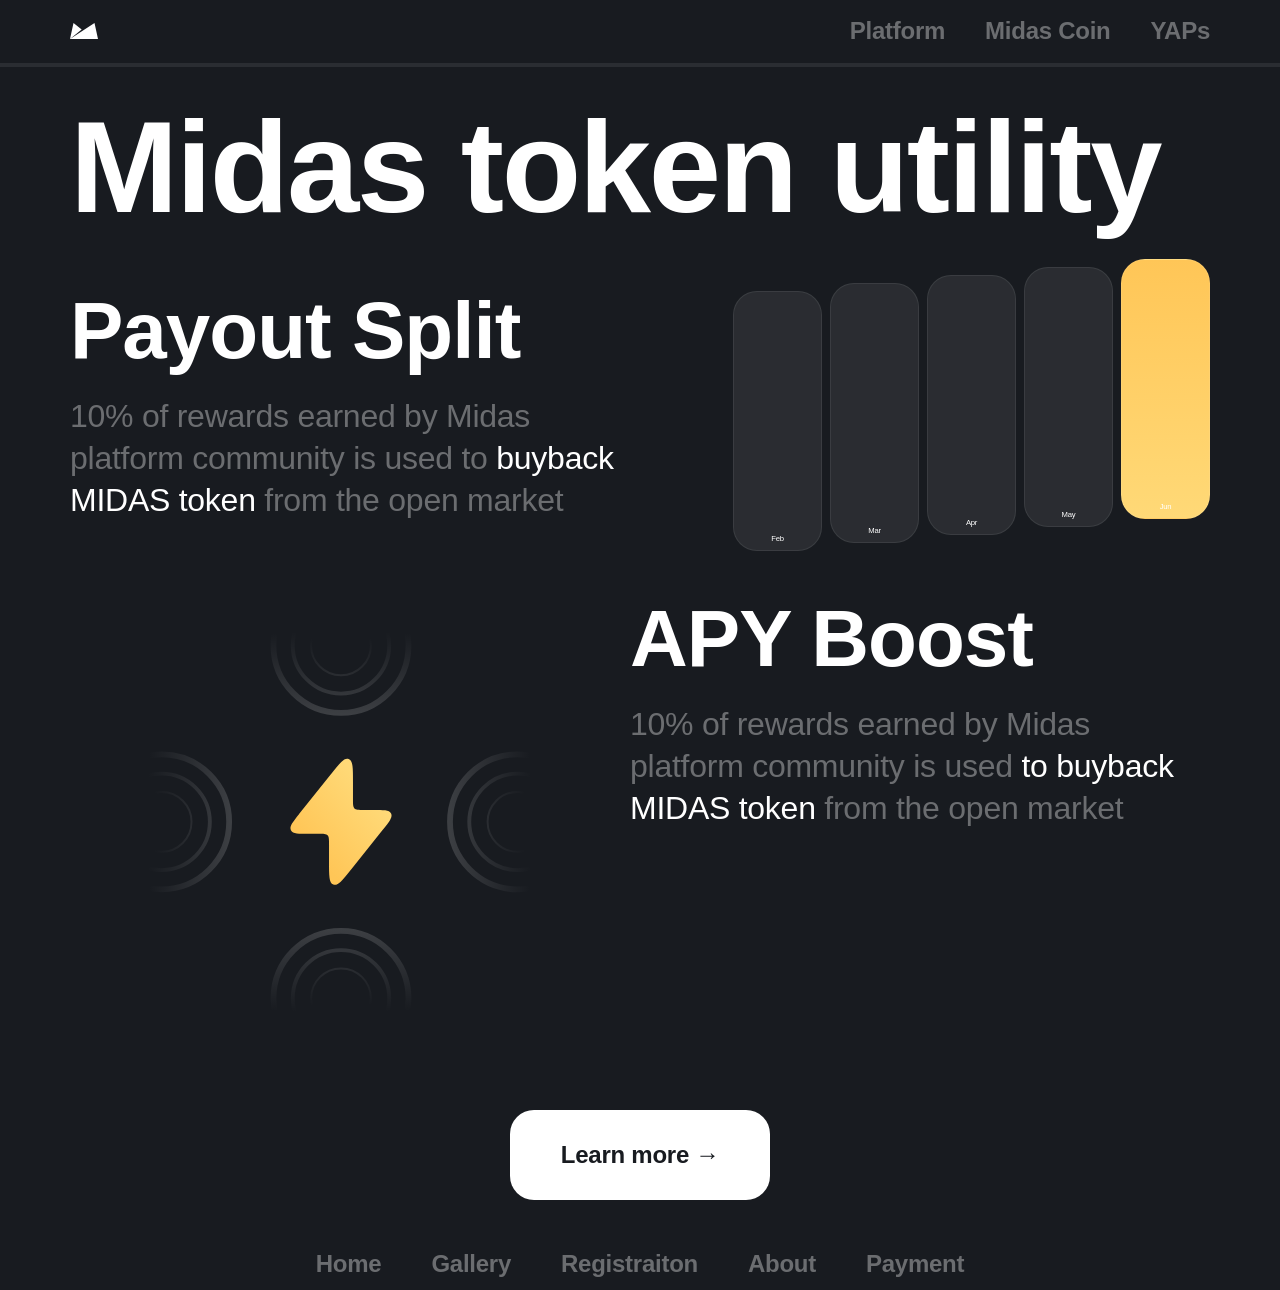
<file: index.html>
<!DOCTYPE html>
<html lang="en">

<head>
    <meta charset="UTF-8">
    <meta name="viewport" content="width=device-width, initial-scale=1.0">
    <title>Гнибеда А.Ю.</title>
    <link rel="stylesheet" href="styles/reset.css">
    <link rel="stylesheet" href="styles/main.css">
</head>

<body>
    <header>
        <!--wrapper - обертка для ограничения по ширине и центрирования-->
        <div class="wrapper wrapper-flex">
            <a href="index.html">
                <img src="images/Logo.svg" alt="Логотип Midas">
            </a>

            <!--Интерактивное бургер-меню-->
            <label class="burger" for="toogle">
                <span></span>
                <span></span>
                <span></span>
            </label>
            <input type="checkbox" id="toogle">

            <nav class="menu">
                <ul>
                    <li><a href="#">Platform</a></li>
                    <li><a href="#">Midas Coin</a></li>
                    <li><a href="#">YAPs</a></li>
                </ul>
            </nav>
        </div>
    </header>
    <main>
        <!--wrapper - обертка для ограничения по ширине и центрирования-->
        <div class="wrapper">
            <h1>Midas token utility</h1>
            <section id="utility">
                <!--Группировка элементов в блоки с целью перестроения-->
                <div class="utility-blocks">
                    <!--Колонки календаря-->
                    <ul class="chart">
                        <li class="chart-bar">
                            <p>Feb</p>
                        </li>
                        <li class="chart-bar">
                            <p>Mar</p>
                        </li>
                        <li class="chart-bar">
                            <p>Apr</p>
                        </li>
                        <li class="chart-bar">
                            <p>May</p>
                        </li>
                        <li class="chart-bar chart-bar-active">
                            <p>Jun</p>
                        </li>
                    </ul>
                    <div class="split-blocks">
                        <h2>Payout Split</h2>
                        <p>10% of rewards earned by Midas platform community is used to
                            <strong>buyback MIDAS token</strong> from the open market
                        </p>
                    </div>
                </div>
            </section>
            <section id="payout">
                <!--Группировка элементов в блоки с целью перестроения-->
                <div class="payout-blocks">
                    <img class="energy" src="images/energy.svg" alt="energy">
                    <div class="apyboost-blocks">
                        <h2>APY Boost</h2>
                        <p>10% of rewards earned by Midas platform community is used
                            <strong>to buyback MIDAS token</strong> from the open market
                        </p>
                    </div>
                </div>
                <a href="#" class="btn">Learn more &rarr;</a>
            </section>
        </div>
    </main>
    <footer>
        <!--wrapper - обертка для ограничения по ширине и центрирования-->
        <div class="wrapper">
            <nav class="footer-navigation">
                <ul>
                    <li><a href="index.html">Home</a></li>
                    <li><a href="gallery.html">Gallery</a></li>
                    <li><a href="form.html">Registraiton</a></li>
                    <li><a href="#utility">About</a></li>
                    <li><a href="#payout">Payment</a></li>
                </ul>
            </nav>
        </div>
    </footer>
</body>

</html>
</file>
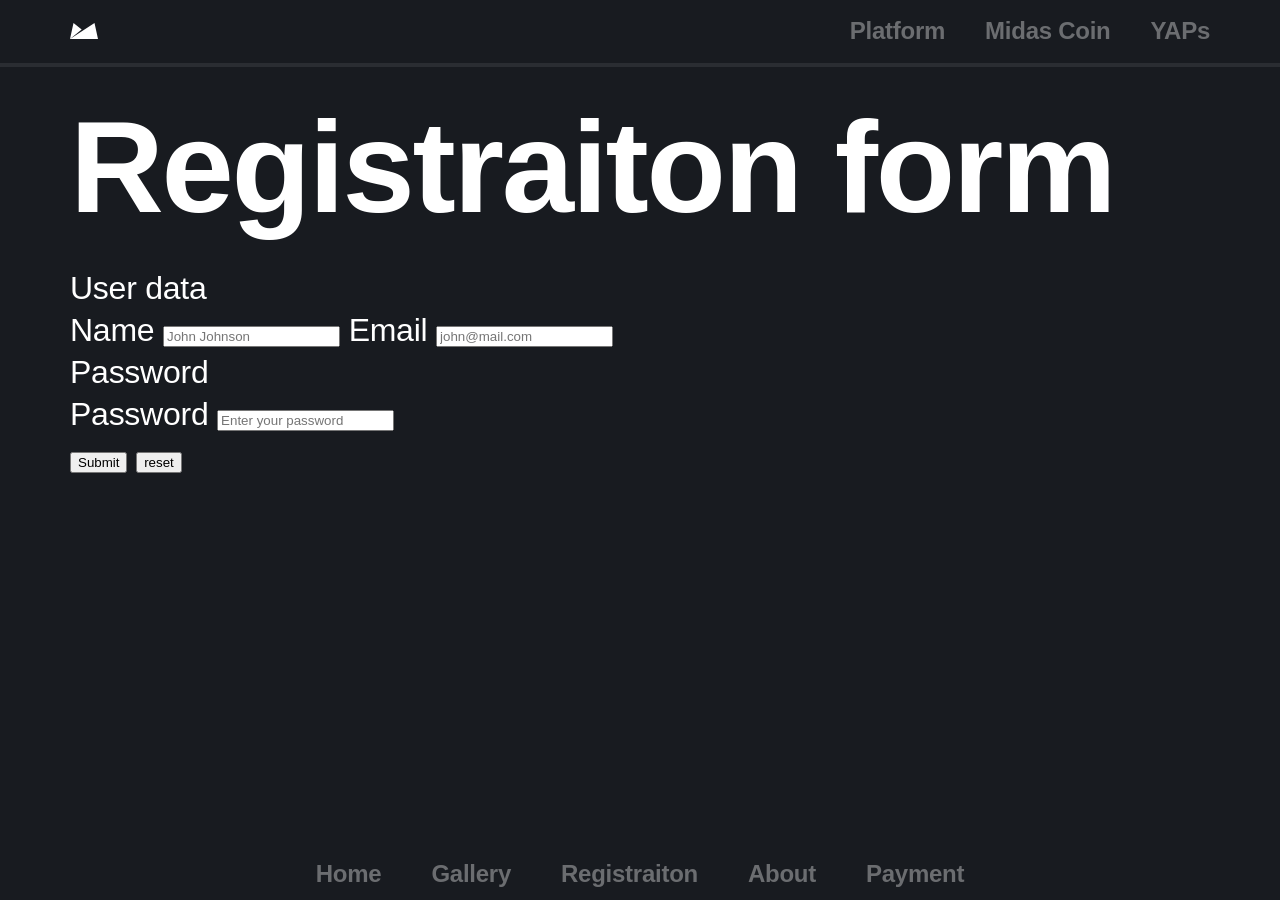
<file: form.html>
<!DOCTYPE html>
<html lang="en">

<head>
    <meta charset="UTF-8">
    <meta name="viewport" content="width=device-width, initial-scale=1.0">
    <title>Форма регистрации</title>
    <link rel="stylesheet" href="styles/reset.css">
    <link rel="stylesheet" href="styles/main.css">
</head>

<body>
    <header>
        <!--wrapper - обертка для ограничения по ширине и центрирования-->
        <div class="wrapper wrapper-flex">
            <a href="index.html">
                <img src="images/Logo.svg" alt="Логотип Midas">
            </a>

            <!--Интерактивное бургер-меню-->
            <label class="burger" for="toogle">
                <span></span>
                <span></span>
                <span></span>
            </label>
            <input type="checkbox" id="toogle">

            <nav class="menu">
                <ul>
                    <li><a href="#">Platform</a></li>
                    <li><a href="#">Midas Coin</a></li>
                    <li><a href="#">YAPs</a></li>
                </ul>
            </nav>
        </div>
    </header>
    <main>
        <div class="wrapper">
            <h1>Registraiton form</h1>
            <!--Форма регистрации-->
            <form action="#">
                <fieldset>
                    <legend>User data</legend>
                    <label for="name">Name</label>
                    <input type="text" id="name" name="name" placeholder="John Johnson" required>
                    <label for="email">Email</label>
                    <input type="email" id="email" name="email" placeholder="john@mail.com" required>
                </fieldset>
                <fieldset>
                    <legend>Password</legend>
                    <label for="password">Password</label>
                    <input type="password" id="password" name="password" placeholder="Enter your password" required>
                </fieldset>
                <button type="submit">Submit</button>
                <button type="reset">reset</button>
            </form>
        </div>
    </main>
    <footer>
        <div class="wrapper">
            <nav class="footer-navigation">
                <ul>
                    <li><a href="index.html">Home</a></li>
                    <li><a href="#">Gallery</a></li>
                    <li><a href="#">Registraiton</a></li>
                    <li><a href="#utility">About</a></li>
                    <li><a href="#payout">Payment</a></li>
                </ul>
            </nav>
        </div>
    </footer>
</body>

</html>
</file>
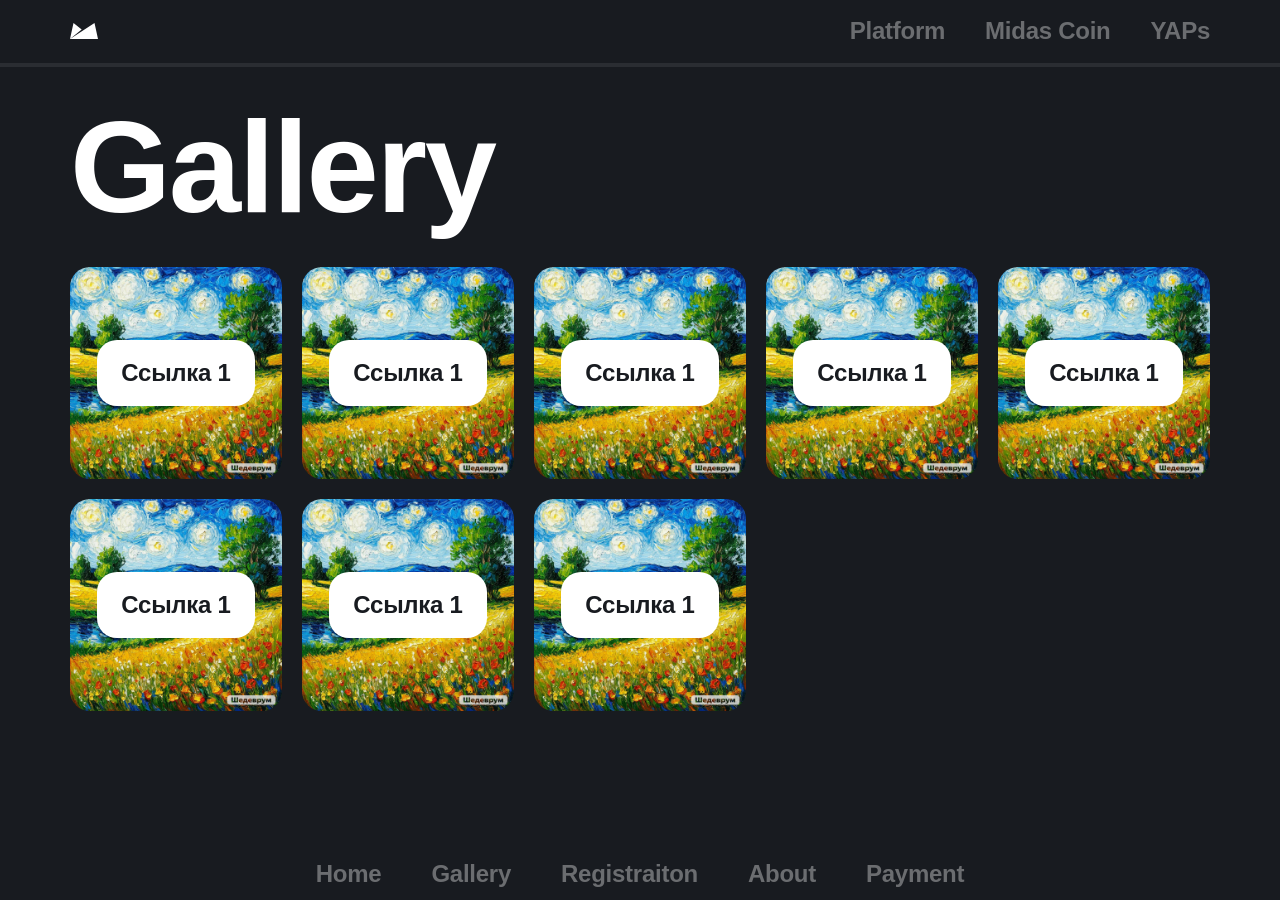
<file: gallery.html>
<!DOCTYPE html>
<html lang="en">

<head>
    <meta charset="UTF-8">
    <meta name="viewport" content="width=device-width, initial-scale=1.0">
    <title>Галерея изображений</title>
    <link rel="stylesheet" href="styles/reset.css">
    <link rel="stylesheet" href="styles/main.css">
    <link rel="stylesheet" href="styles/grid.css">
</head>

<body>
    <header>
        <!--wrapper - обертка для ограничения по ширине и центрирования-->
        <div class="wrapper wrapper-flex">
            <a href="index.html">
                <img src="images/Logo.svg" alt="Логотип Midas">
            </a>

            <!--Интерактивное бургер-меню-->
            <label class="burger" for="toogle">
                <span></span>
                <span></span>
                <span></span>
            </label>
            <input type="checkbox" id="toogle">

            <nav class="menu">
                <ul>
                    <li><a href="#">Platform</a></li>
                    <li><a href="#">Midas Coin</a></li>
                    <li><a href="#">YAPs</a></li>
                </ul>
            </nav>
        </div>
    </header>
    <main>
        <div class="wrapper">
            <h1>Gallery</h1>
            <ul class="gallery">
                <!-- Элемент галереи 1 -->
                <li class="gallery-item">
                    <img src="images/summer.jpg" alt="летний пейзаж">
                    <a href="#">Ссылка 1</a>
                </li>
                <!-- Элемент галереи 2 -->
                <li class="gallery-item">
                    <img src="images/summer.jpg" alt="Подпись 2">
                    <a href="#">Ссылка 1</a>
                </li>
                <!-- Элемент галереи 3 -->
                <li class="gallery-item">
                    <img src="images/summer.jpg" alt="Подпись 3">
                    <a href="#">Ссылка 1</a>
                </li>
                <!-- Элемент галереи 4 -->
                <li class="gallery-item">
                    <img src="images/summer.jpg" alt="Подпись 4">
                    <a href="#">Ссылка 1</a>
                </li>
                <!-- Элемент галереи 5 -->
                <li class="gallery-item">
                    <img src="images/summer.jpg" alt="Подпись 5">
                    <a href="#">Ссылка 1</a>
                </li>
                <!-- Элемент галереи 6 -->
                <li class="gallery-item">
                    <img src="images/summer.jpg" alt="Подпись 6">
                    <a href="#">Ссылка 1</a>
                </li>
                <!-- Элемент галереи 7 -->
                <li class="gallery-item">
                    <img src="images/summer.jpg" alt="Подпись 7">
                    <a href="#">Ссылка 1</a>
                </li>
                <!-- Элемент галереи 8 -->
                <li class="gallery-item">
                    <img src="images/summer.jpg" alt="Подпись 8">
                    <a href="#">Ссылка 1</a>
                </li>
            </ul>
        </div>
    </main>
    <footer>
        <div class="wrapper">
            <nav class="footer-navigation">
                <ul>
                    <li><a href="index.html">Home</a></li>
                    <li><a href="gallery.html">Gallery</a></li>
                    <li><a href="form.html">Registraiton</a></li>
                    <li><a href="#utility">About</a></li>
                    <li><a href="#payout">Payment</a></li>
                </ul>
            </nav>
        </div>
    </footer>
</body>

</html>
</file>
<file: styles/main.css>
@font-face {
    font-family: 'Inter';
    font-style: normal;
    font-weight: 500;
    src: url('../fonts/Inter_18pt-Medium.ttf') format('ttf');
}

@font-face {
    font-family: 'Inter';
    font-style: normal;
    font-weight: 600;
    src: url('../fonts/Inter_18pt-SemiBold.ttf') format('ttf');
}

@font-face {
    font-family: 'Inter';
    font-style: normal;
    font-weight: 700;
    src: url('../fonts/Inter_18pt-Bold.ttf') format('ttf');
}


:root {
    font-size: 62.5%;
    --color-text-primary: #FFFFFF;
    --color-text-secondary: rgba(255, 255, 255, 0.36);
    --color-bg-dark: #181B20;
    --color-bg-section: rgba(255, 255, 255, 0.08);
    --color-grad-primary: #FFC657;
    --color-grad-secondary: #FFD977;

    --font-family-base: 'Inter', 'Arial', sans-serif;
    --font-weight-medium: 500;
    --font-weight-semibold: 600;
    --font-weight-bold: 700;
}

/*Способ расчета размеров элементов, который позволяет учитывать внутренние отступы и границы*/
html {
    box-sizing: border-box;
}

*,
*::before,
*::after {
    box-sizing: inherit;
}

body {
    /*Данные ссвойства необходимы для "прибивания футера к низу страницы*/
    display: flex;
    flex-direction: column;
    /*vh - 1% от высоты вьюпорта*/
    height: 100vh;
    /*Свойства внешнего вида*/
    background-color: var(--color-bg-dark);
    color: var(--color-text-primary);
    font-family: var(--font-family-base);
    font-size: 1.6rem;
    line-height: 2.4rem;
    font-weight: var(--font-weight-medium);
    letter-spacing: -0.0256rem;
}


/*Свойства обертки для ограничения по ширине содержимого сайта и для его центрирования*/
.wrapper {
    padding: 0 20px;
    max-width: 1180px;
    margin: 0 auto;
}

header {
    padding: 10px 0;
    border-bottom: 0.4rem solid var(--color-bg-section);
    background-color: var(--color-bg-dark);
    /*Для "приклеивания" хедера к верху страницы*/
    position: sticky;
    top: 0;
    z-index: 50;
}

/*Первоначально меню скрыто*/
.menu {
    display: none;
    position: absolute;
    background-color: var(--color-bg-dark);
    font-size: 2rem;
    width: 85vw;
    top: 4rem;
    z-index: 100;
}

.menu li {
    border: 1px solid var(--color-bg-section);
    padding: 20px;
}


/*Стилизация бургер-кнопки*/
.burger {
    cursor: pointer;
    display: block;
    width: 24px;
    height: 24px;
    padding: 2px;
}

/*Настройка внешнего вида черточек*/
.burger span {
    display: block;
    border: 1px solid var(--color-text-primary);
    margin: 4px 0;
    border-radius: 4px;
}

/*Показываем меню при нажатии*/
input[type=checkbox]:checked~.menu {
    display: inline-block;
}

/*Скрытие чекбокса*/
#toogle {
    display: none;
}

.wrapper-flex {
    display: flex;
    justify-content: space-between;
}

h1,
h2 {
    font-weight: var(--font-weight-bold);
}

h1 {
    font-size: 4.8rem;
    line-height: 4.8rem;
    letter-spacing: -0.23rem;
    padding: 40px 0;
}

h2 {
    font-size: 3.2rem;
    line-height: 3.2rem;
    letter-spacing: -0.1rem;
    padding: 24px 0;
}

a {
    color: var(--color-text-secondary);
    text-decoration: none;
    font-weight: var(--font-weight-semibold);
}

a.btn {
    /*Элемент приобретает свойства блочного элемента*/
    display: block;
    margin: 40px 0;
    background-color: var(--color-text-primary);
    color: var(--color-bg-dark);
    padding: 12px;
    border-radius: 16px;
    text-align: center;
}

p {
    color: var(--color-text-secondary);

}

p strong {
    color: var(--color-text-primary);
}

.chart {
    display: flex;
    flex-wrap: wrap;
    margin: 24px 0;
    gap: 0.8rem;
}


.chart-bar {
    display: flex;
    flex-direction: column;
    justify-content: end;
    min-height: 10rem;
    min-width: 3.5rem;
    background-color: var(--color-bg-section);
    border: 0.77px solid var(--color-bg-section);
    border-radius: 9px;
    padding: 7px;
    text-align: center;
}

.chart-bar p {
    color: var(--color-text-primary);
    font-size: 0.77rem;
    line-height: 0.77rem;
}

.chart-bar-active {
    background: linear-gradient(180deg, #FFC657 0%, #FFD977 100%);
}


/*Использование псевдокласса nth-child() и свойства transform: translateY() для
расположения элементов календаря "лесенкой"
*/
.chart-bar:nth-child(1) {
    transform: translateY(0);
}

.chart-bar:nth-child(2) {
    transform: translateY(-0.8rem);
}

.chart-bar:nth-child(3) {
    transform: translateY(-1.6rem);
}

.chart-bar:nth-child(4) {
    transform: translateY(-2.4rem);
}

.chart-bar:nth-child(5) {
    transform: translateY(-3.2rem);
}


/*Настройка ширины изображения*/
img.energy {
    width: 50%;
}

footer {
    /*Автоматический подбор расстояния сверху при изменении высоты экрана (прибить футер*/
    margin-top: auto;
}

.footer-navigation {
    min-height: 50px;
}


.footer-navigation ul {
    display: flex;
    flex-direction: column;
    align-items: center;
    gap: 20px;
}

/*Версия для широкого экрана мобильного устройства
Увеличиваем размер в 1.3 раза
*/
@media (min-width: 425px) and (max-width: 768px) {
    body {
        font-size: 2.4rem;
        line-height: 3.6rem;

    }

    h1 {
        font-size: 6.3rem;
        line-height: 6.3rem;
    }

    h2 {
        font-size: 4.8rem;
        line-height: 4.8rem;
    }

    .chart-bar {
        min-height: 15rem;
        min-width: 5.3rem;
        border-radius: 14px;
    }
}

/*Версия для планшета*/
@media (min-width: 768px) and (max-width: 1100px) {
    body {
        font-size: 3.2rem;
        line-height: 4.2rem;
    }

    a {
        font-size: 2.4rem;
    }

    h1 {
        font-size: 8.2rem;
        line-height: 8.2rem;
    }

    h2 {
        font-size: 6.3rem;
        line-height: 6.3rem;
    }

    .chart-bar {
        min-height: 19rem;
        min-width: 6.7rem;
        border-radius: 18px;
        border: 2px;
    }

    /*Изменение отображения кнопки*/
    a.btn {
        max-width: 260px;
        padding: 24px 48px;
        border-radius: 24px;
        margin: 40px auto;
    }
}

/*Версия для ноутбука*/
@media (min-width: 1100px) {

    /*Изменение размера шрифта для всей страницы*/
    body {
        font-size: 3.2rem;
        line-height: 4.2rem;
    }

    a {
        font-size: 2.4rem;
    }

    /*Скрываю бургер-меню и отображаю панель навигации в хедере*/

    .burger {
        display: none;
    }

    .menu {
        position: static;
        display: inline;
    }

    .menu ul {
        display: flex;
        justify-content: end;
    }

    .menu li {
        border: 0;
        color: var(--color-text-primary);
        padding: 0;
        margin-left: 40px;
    }

    /*Меняю размеры для заголовков и календаря*/
    h1 {
        font-size: 13rem;
        line-height: 12rem;
    }

    h2 {
        font-size: 8rem;
        line-height: 8rem;
    }

    .chart-bar {
        min-height: 26rem;
        min-width: 8.9rem;
        border-radius: 24px;
    }


    /*Свойства для перестроения контента 1 секции*/
    .utility-blocks {
        display: flex;
        flex-direction: row-reverse;
        justify-content: space-between;
    }

    .split-blocks {
        max-width: 580px;
    }

    .chart {
        max-width: 580px;
    }

    /*Свойства для перестроения контента 2 секции*/
    .payout-blocks {
        display: flex;
        justify-content: space-between;
    }

    img.energy {
        max-width: 580px;
    }

    .apyboost-blocks {
        max-width: 580px;
    }


    /*Ограниченние размера кнопки*/

    a.btn {
        max-width: 260px;
        padding: 24px 48px;
        border-radius: 24px;
        margin: 40px auto;
    }

    /*Перестроение футера в строку*/
    .footer-navigation ul {
        flex-direction: row;
        justify-content: center;
        gap: 50px;
    }
}
</file>
<file: styles/grid.css>
.gallery {
    display: grid;
    grid-template-columns: repeat(auto-fit, minmax(20rem, 1fr));
    gap: 2rem;
}


.gallery-item {
    display: grid;
    aspect-ratio: 1 / 1;
}

.gallery-item a {
    color: var(--color-bg-dark);
    background-color: var(--color-text-primary);
    padding: 12px 24px;
    border-radius: 20px;
    grid-row: 1;
    grid-column: 1;
    z-index: 10;
    margin: auto;
}

.gallery img {
    width: 100%;
    height: 100%;
    grid-row: 1;
    grid-column: 1;
    border-radius: 20px;
}
</file>
